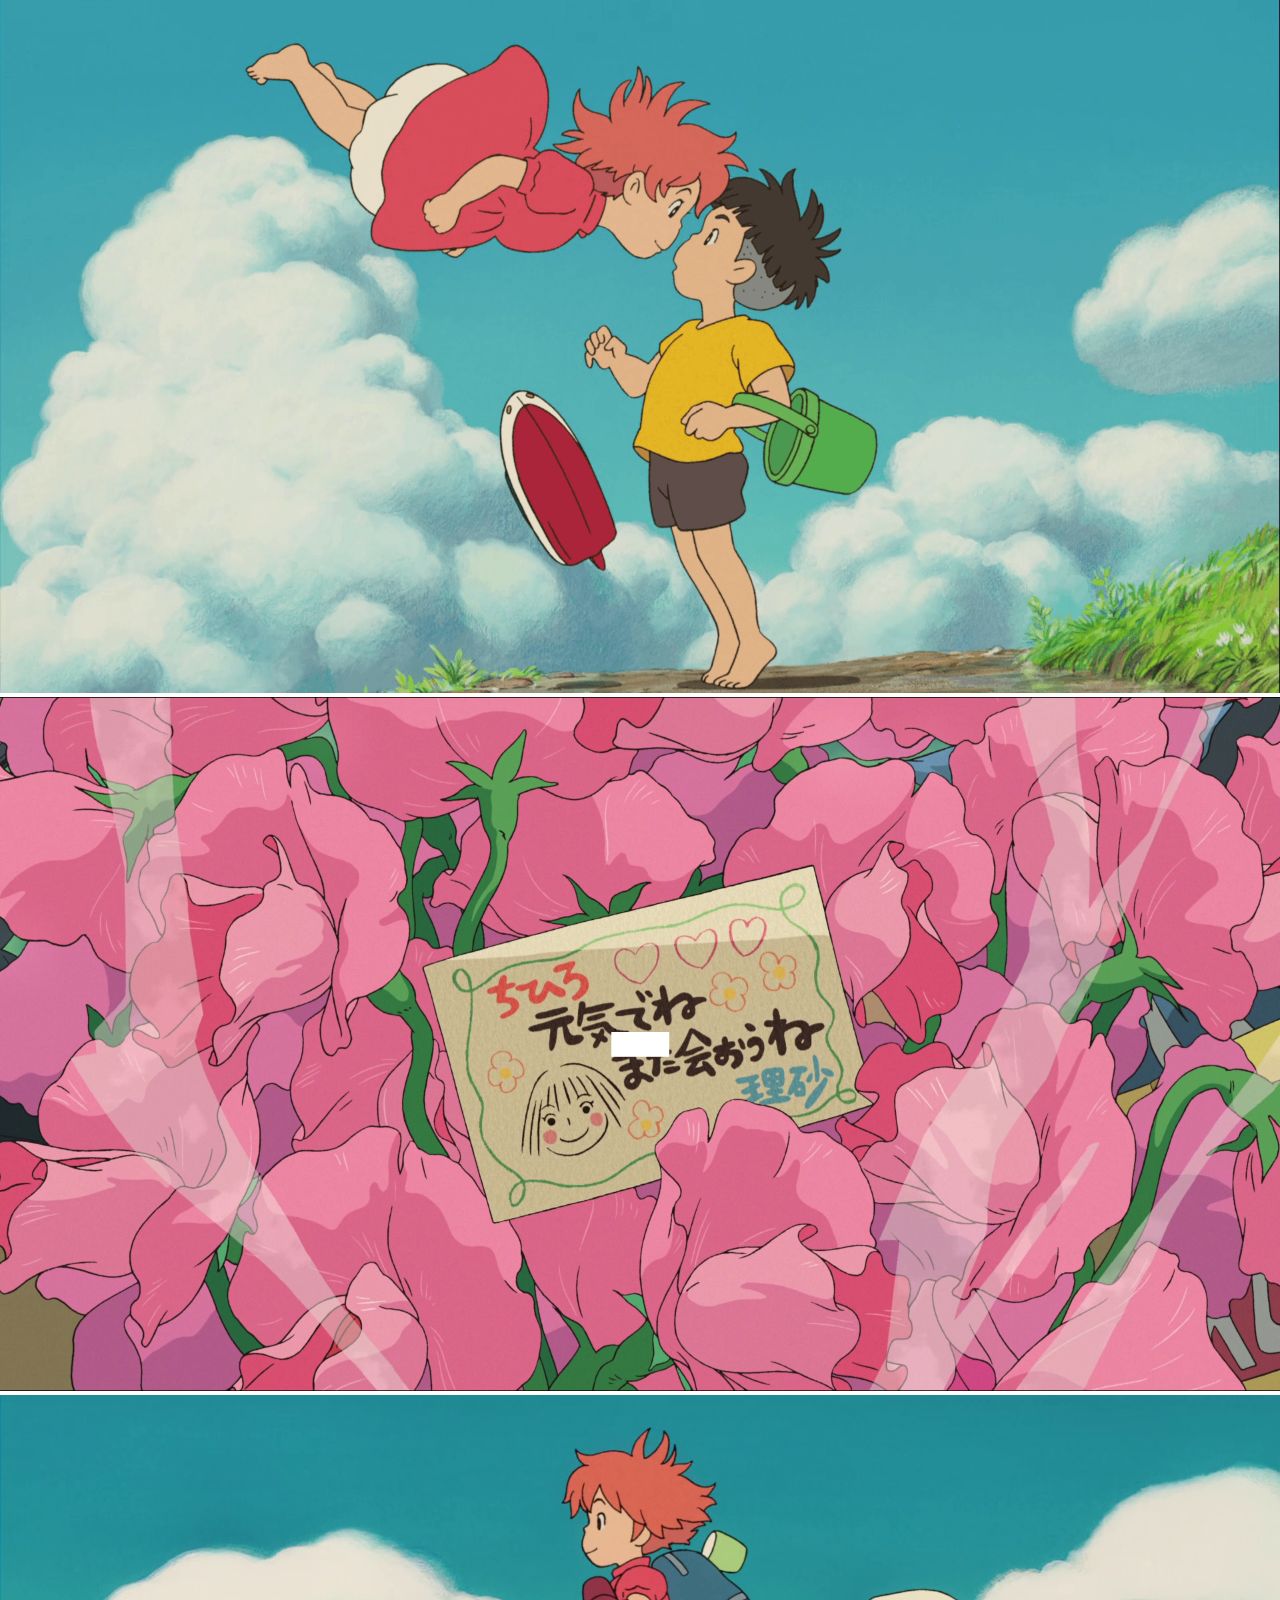
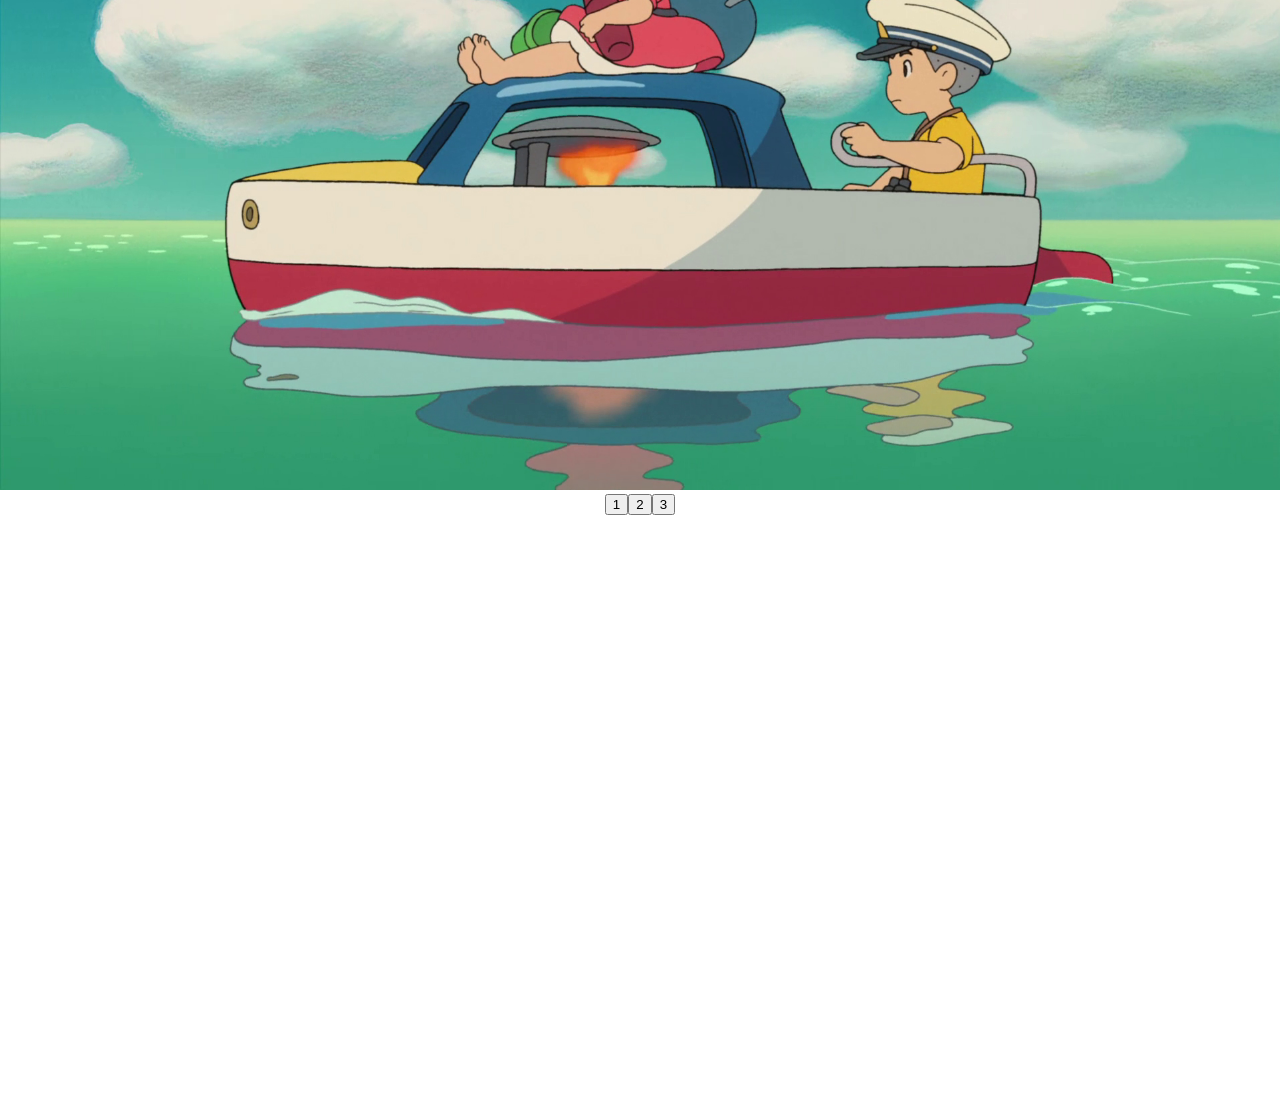
<file: practice/index.html>
<!DOCTYPE html>
<html lang="en">
<head>
  <meta charset="UTF-8">
  <meta http-equiv="X-UA-Compatible" content="IE=edge">
  <meta name="viewport" content="width=device-width, initial-scale=1.0">
  <link rel="stylesheet" href="main.css">
  <script src="main.js"></script>
  <title>Document</title>

</head>
<body>
    <div class="container">
      <div style="overflow: hidden;">
          <!-- 첫번째화면 -->
          <div class="inner">
            <img src="img/배경화면.png" alt="">
          </div>
    
          <!-- 두번째화면 -->
          <div class="inner">
            <img src="img/배경화면2.jpg" alt="">
          </div>
    
          <!-- 세번째화면 -->
          <div class="inner">
            <img src="img/배경화면3.jpg" alt="">
          </div>
          <div class="toggle">
            <button class="btn1">1</button>
            <button class="btn2">2</button>
            <button class="btn3">3</button>
          </div>
        </div>
      </div>

      <script>
        document.querySelector('.btn2').addEventListener('click', function(){
      document.querySelector('.container').style.transform = 'translateY(-100vw)';
      })
      document.querySelector('.btn3').addEventListener('click', function(){
      document.querySelector('.container').style.transform = 'translateY(-200vw)';
       })
       document.querySelector('.btn1').addEventListener('click', function(){
      document.querySelector('.container').style.transform = 'translateY(0vw)';
       })
      </script>


</body>
</html>
</file>
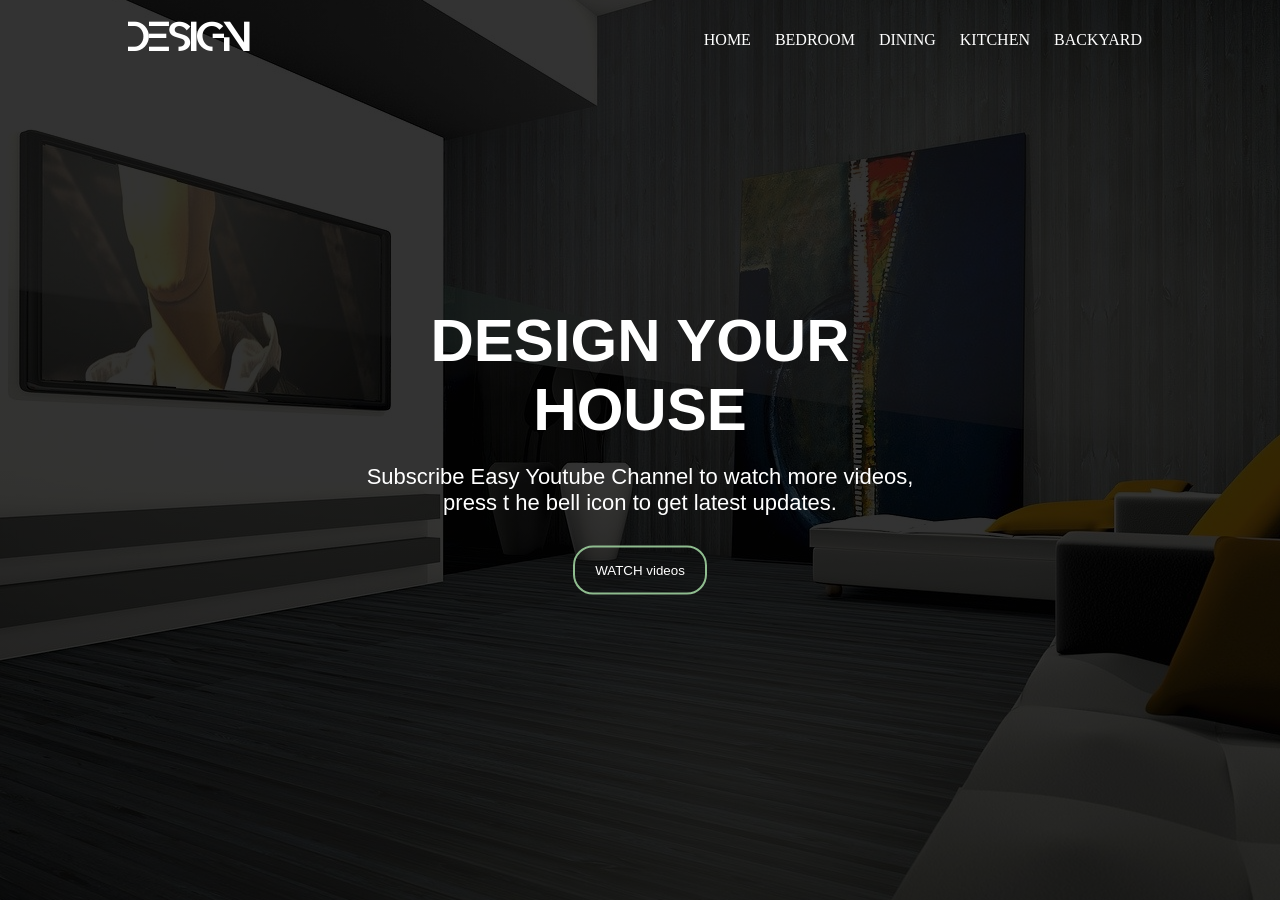
<file: sucoding_design_house/html/index.html>
<!DOCTYPE html>
<html lang="en">
<head>
    <meta charset="UTF-8">
    <meta http-equiv="X-UA-Compatible" content="IE=edge">
    <meta name="viewport" content="width=device-width, initial-scale=1.0">
    <title>Document</title>
    <link rel="stylesheet" href="../style.css">
</head>
<body>
    <div class="container">
        <div class="header">
            <h1><a href="#">DESIGN</a></h1>
            <div class="nav">
                <ul>
                    <li><a href="#">HOME</a></li>
                    <li><a href="#">BEDROOM</a></li>
                    <li><a href="#">DINING</a></li>
                    <li><a href="#">KITCHEN</a></li>
                    <li><a href="#">BACKYARD</a></li>
                </ul>
            </div>
        </div>
        
        <div class="hero">
            <h2>DESIGN YOUR HOUSE</h2>
            <p>Subscribe Easy Youtube Channel to watch more videos,
                <br>
                press t he bell icon to get latest updates.</p>
            <button>WATCH videos</button>
        </div>
    </div>
</body>
</html>
</file>
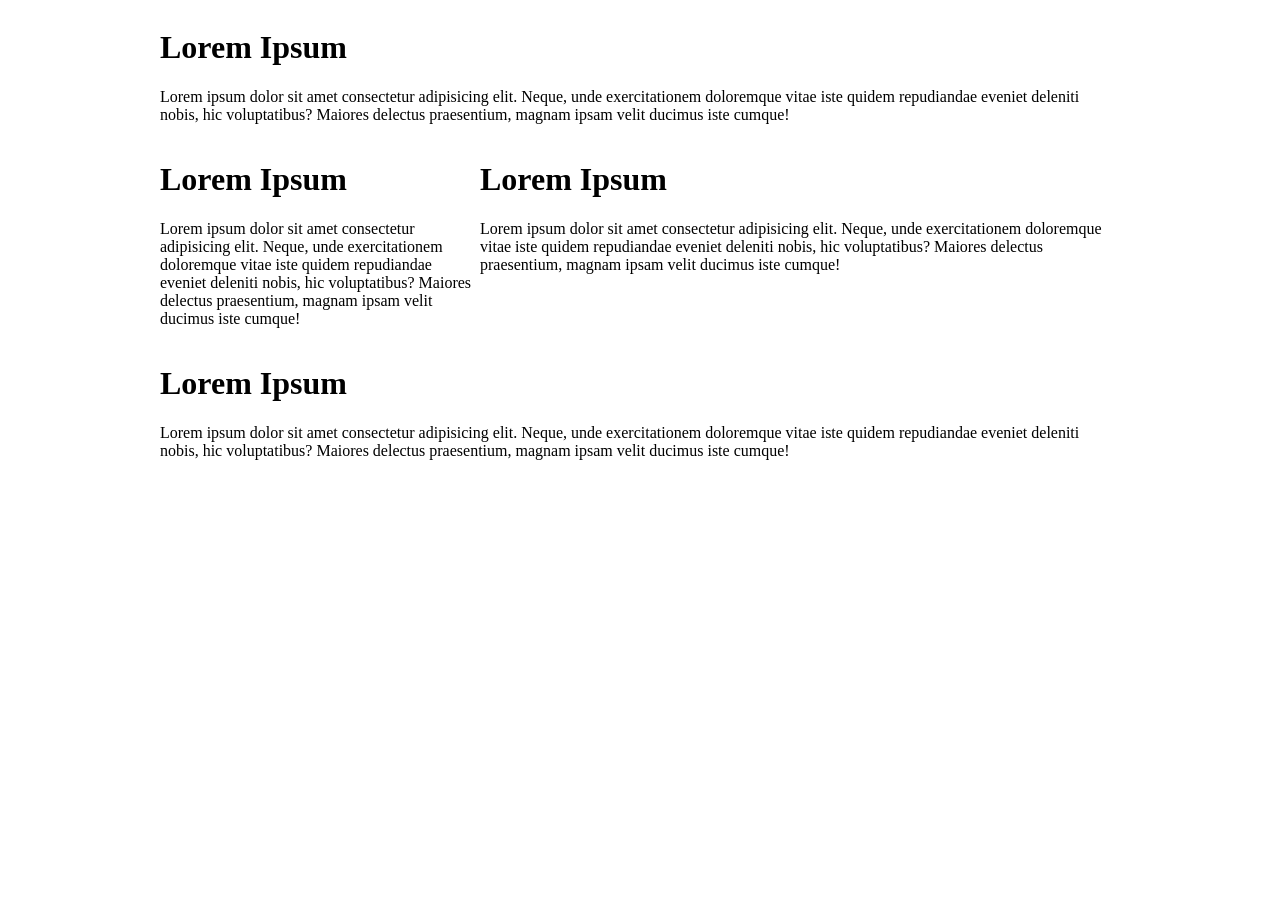
<file: 그리드.html>
<!DOCTYPE html>
<html lang="en">
    <style>
        .container{ margin: 0 auto; width: 960px;}
        .row{ overflow: hidden;}
        .span{ float: left;}
        .span-1 { width:  80px;}
        .span-2 { width: 160px;}
        .span-3 { width: 240px;}
        .span-4 { width: 320px;}
        .span-5 { width: 400px;}
        .span-6 { width: 480px;}
        .span-7 { width: 560px;}
        .span-8 { width: 640px;}
        .span-9 { width: 720px;}
        .span-10{ width: 800px;}
        .span-11{ width: 880px;}
        .span-12{ width: 960px;}  
        
    </style>
    <!-- 12 : 1,2,3,4,6,12을 많이 사용한다 -->
<head>
    <meta charset="UTF-8">
    <meta http-equiv="X-UA-Compatible" content="IE=edge">
    <meta name="viewport" content="width=device-width, initial-scale=1.0">
    <title>Document</title>
    
</head>
<body>
    <div class="container">
        <div class="row">
            <div class="span span-12">
                <h1>Lorem Ipsum</h1>
                <p>Lorem ipsum dolor sit amet consectetur adipisicing elit. Neque, unde exercitationem doloremque vitae iste quidem repudiandae eveniet deleniti nobis, hic voluptatibus? Maiores delectus praesentium, magnam ipsam velit ducimus iste cumque!</p>
            </div>
        </div>

        <div class="row">
            <div class="span span-4">
                <h1>Lorem Ipsum</h1>
                <p>Lorem ipsum dolor sit amet consectetur adipisicing elit. Neque, unde exercitationem doloremque vitae iste quidem repudiandae eveniet deleniti nobis, hic voluptatibus? Maiores delectus praesentium, magnam ipsam velit ducimus iste cumque!</p>
            </div>
            <div class="span span-8">
                <h1>Lorem Ipsum</h1>
                <p>Lorem ipsum dolor sit amet consectetur adipisicing elit. Neque, unde exercitationem doloremque vitae iste quidem repudiandae eveniet deleniti nobis, hic voluptatibus? Maiores delectus praesentium, magnam ipsam velit ducimus iste cumque!</p>
            </div>
        </div>

        <div class="row">
            <div class="span span-12">
                <h1>Lorem Ipsum</h1>
                <p>Lorem ipsum dolor sit amet consectetur adipisicing elit. Neque, unde exercitationem doloremque vitae iste quidem repudiandae eveniet deleniti nobis, hic voluptatibus? Maiores delectus praesentium, magnam ipsam velit ducimus iste cumque!</p>
            </div>
        </div>
    </div>
</body>
</html>
</file>
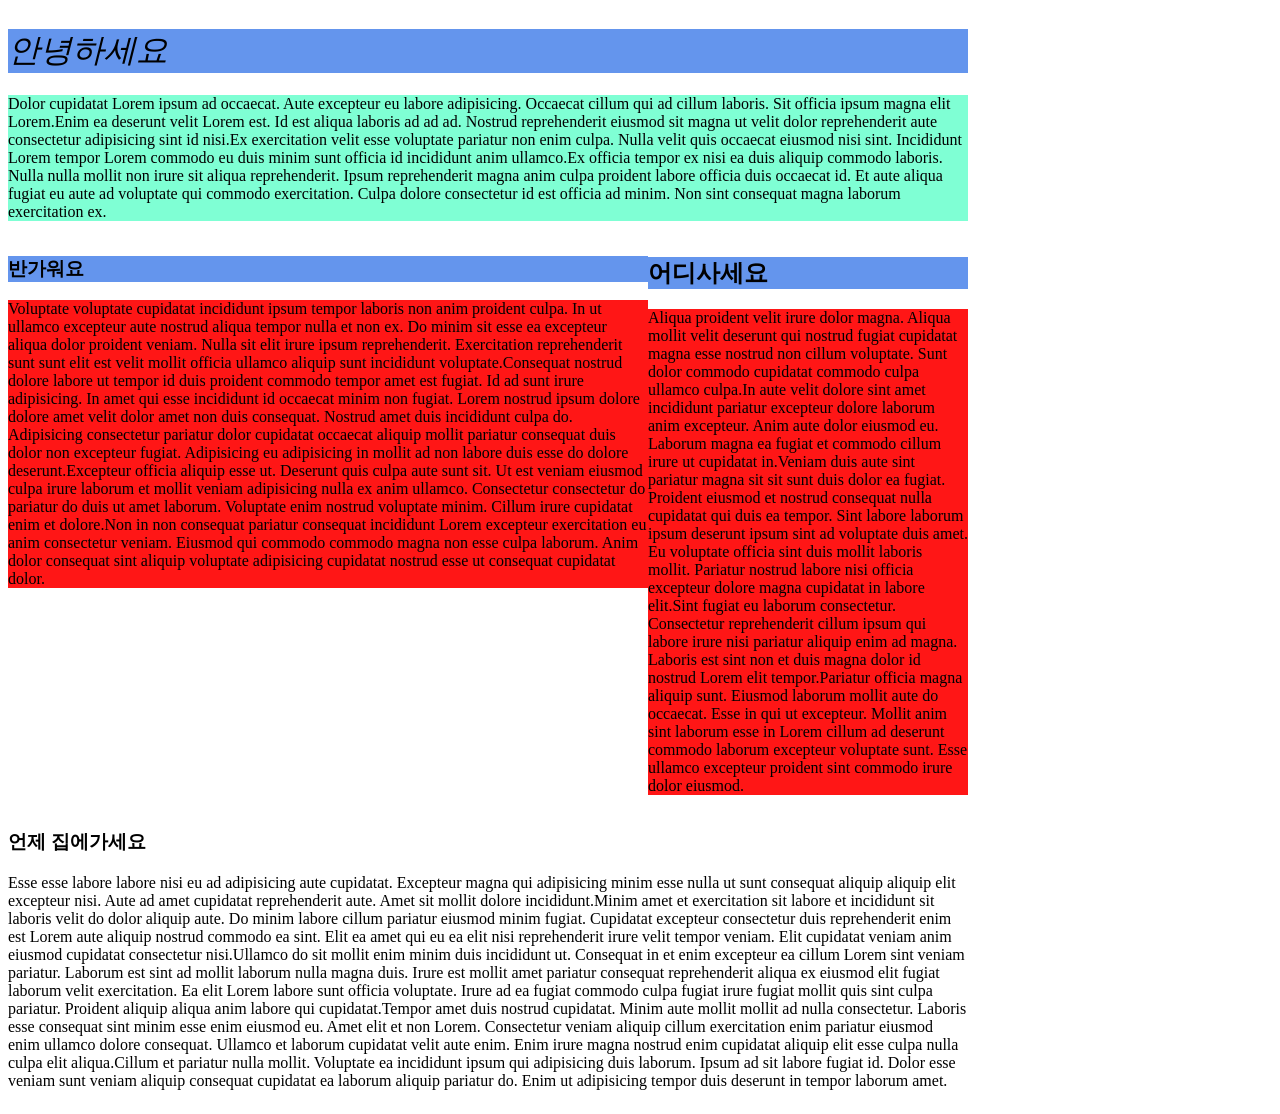
<file: 그리드Ex1.html>
<!DOCTYPE html>
<html lang="en">
<head>
    <meta charset="UTF-8">
    <meta http-equiv="X-UA-Compatible" content="IE=edge">
    <meta name="viewport" content="width=device-width, initial-scale=1.0">
    <title>그리드 예제</title>
</head>
    <style>
        /* 데스크탑 기분 1440px */
        .container{ margin: 0 auto; width: 1440px;}
        .row {overflow: hidden;}        
        .span { float: left;}
        .span-1 { width:  80px;}
        .span-2 { width: 160px;}
        .span-3 { width: 240px;}
        .span-4 { width: 320px;}
        .span-5 { width: 400px;}
        .span-6 { width: 480px;}
        .span-7 { width: 560px;}
        .span-8 { width: 640px;}
        .span-9 { width: 720px;}
        .span-10{ width: 800px;}
        .span-11{ width: 880px;}
        .span-12{ width: 960px;}  

    </style>

<body>

    <div class="container">

        <div class="row">
            <div class="span span-12">
                <head>
                    <h1 class="headerTitle">안녕하세요</h1>
                    <p class="headerCtnt">Dolor cupidatat Lorem ipsum ad occaecat. Aute excepteur eu labore adipisicing. Occaecat cillum qui ad cillum laboris. Sit officia ipsum magna elit Lorem.Enim ea deserunt velit Lorem est. Id est aliqua laboris ad ad ad. Nostrud reprehenderit eiusmod sit magna ut velit dolor reprehenderit aute consectetur adipisicing sint id nisi.Ex exercitation velit esse voluptate pariatur non enim culpa. Nulla velit quis occaecat eiusmod nisi sint. Incididunt Lorem tempor Lorem commodo eu duis minim sunt officia id incididunt anim ullamco.Ex officia tempor ex nisi ea duis aliquip commodo laboris. Nulla nulla mollit non irure sit aliqua reprehenderit. Ipsum reprehenderit magna anim culpa proident labore officia duis occaecat id. Et aute aliqua fugiat eu aute ad voluptate qui commodo exercitation. Culpa dolore consectetur id est officia ad minim. Non sint consequat magna laborum exercitation ex.</p>
                </head>
            </div>
        </div>

        <div class="row">
            <div class="span span-8">
                <h3 class="section title">반가워요</h3>
                <p class="section ctnt">Voluptate voluptate cupidatat incididunt ipsum tempor laboris non anim proident culpa. In ut ullamco excepteur aute nostrud aliqua tempor nulla et non ex. Do minim sit esse ea excepteur aliqua dolor proident veniam. Nulla sit elit irure ipsum reprehenderit. Exercitation reprehenderit sunt sunt elit est velit mollit officia ullamco aliquip sunt incididunt voluptate.Consequat nostrud dolore labore ut tempor id duis proident commodo tempor amet est fugiat. Id ad sunt irure adipisicing. In amet qui esse incididunt id occaecat minim non fugiat. Lorem nostrud ipsum dolore dolore amet velit dolor amet non duis consequat. Nostrud amet duis incididunt culpa do. Adipisicing consectetur pariatur dolor cupidatat occaecat aliquip mollit pariatur consequat duis dolor non excepteur fugiat. Adipisicing eu adipisicing in mollit ad non labore duis esse do dolore deserunt.Excepteur officia aliquip esse ut. Deserunt quis culpa aute sunt sit. Ut est veniam eiusmod culpa irure laborum et mollit veniam adipisicing nulla ex anim ullamco. Consectetur consectetur do pariatur do duis ut amet laborum. Voluptate enim nostrud voluptate minim. Cillum irure cupidatat enim et dolore.Non in non consequat pariatur consequat incididunt Lorem excepteur exercitation eu anim consectetur veniam. Eiusmod qui commodo commodo magna non esse culpa laborum. Anim dolor consequat sint aliquip voluptate adipisicing cupidatat nostrud esse ut consequat cupidatat dolor.</p>
            </div>
            <div class="span span-4">
                <h2 class="section title">어디사세요</h2>
                <p class="section ctnt">Aliqua proident velit irure dolor magna. Aliqua mollit velit deserunt qui nostrud fugiat cupidatat magna esse nostrud non cillum voluptate. Sunt dolor commodo cupidatat commodo culpa ullamco culpa.In aute velit dolore sint amet incididunt pariatur excepteur dolore laborum anim excepteur. Anim aute dolor eiusmod eu. Laborum magna ea fugiat et commodo cillum irure ut cupidatat in.Veniam duis aute sint pariatur magna sit sit sunt duis dolor ea fugiat. Proident eiusmod et nostrud consequat nulla cupidatat qui duis ea tempor. Sint labore laborum ipsum deserunt ipsum sint ad voluptate duis amet. Eu voluptate officia sint duis mollit laboris mollit. Pariatur nostrud labore nisi officia excepteur dolore magna cupidatat in labore elit.Sint fugiat eu laborum consectetur. Consectetur reprehenderit cillum ipsum qui labore irure nisi pariatur aliquip enim ad magna. Laboris est sint non et duis magna dolor id nostrud Lorem elit tempor.Pariatur officia magna aliquip sunt. Eiusmod laborum mollit aute do occaecat. Esse in qui ut excepteur. Mollit anim sint laborum esse in Lorem cillum ad deserunt commodo laborum excepteur voluptate sunt. Esse ullamco excepteur proident sint commodo irure dolor eiusmod.</p>
            </div>
        </div>

        <div class="row">
            <div class="span span-12">
                <h3>언제 집에가세요</h3>
                <p>Esse esse labore labore nisi eu ad adipisicing aute cupidatat. Excepteur magna qui adipisicing minim esse nulla ut sunt consequat aliquip aliquip elit excepteur nisi. Aute ad amet cupidatat reprehenderit aute. Amet sit mollit dolore incididunt.Minim amet et exercitation sit labore et incididunt sit laboris velit do dolor aliquip aute. Do minim labore cillum pariatur eiusmod minim fugiat. Cupidatat excepteur consectetur duis reprehenderit enim est Lorem aute aliquip nostrud commodo ea sint. Elit ea amet qui eu ea elit nisi reprehenderit irure velit tempor veniam. Elit cupidatat veniam anim eiusmod cupidatat consectetur nisi.Ullamco do sit mollit enim minim duis incididunt ut. Consequat in et enim excepteur ea cillum Lorem sint veniam pariatur. Laborum est sint ad mollit laborum nulla magna duis. Irure est mollit amet pariatur consequat reprehenderit aliqua ex eiusmod elit fugiat laborum velit exercitation. Ea elit Lorem labore sunt officia voluptate. Irure ad ea fugiat commodo culpa fugiat irure fugiat mollit quis sint culpa pariatur. Proident aliquip aliqua anim labore qui cupidatat.Tempor amet duis nostrud cupidatat. Minim aute mollit mollit ad nulla consectetur. Laboris esse consequat sint minim esse enim eiusmod eu. Amet elit et non Lorem. Consectetur veniam aliquip cillum exercitation enim pariatur eiusmod enim ullamco dolore consequat. Ullamco et laborum cupidatat velit aute enim. Enim irure magna nostrud enim cupidatat aliquip elit esse culpa nulla culpa elit aliqua.Cillum et pariatur nulla mollit. Voluptate ea incididunt ipsum qui adipisicing duis laborum. Ipsum ad sit labore fugiat id. Dolor esse veniam sunt veniam aliquip consequat cupidatat ea laborum aliquip pariatur do. Enim ut adipisicing tempor duis deserunt in tempor laborum amet.</p>
            </div>
        </div>
    </div>




</body>
</html>

<style>

    .section.ctnt{
        background-color: rgb(255, 22, 22);
    }

    div{box-sizing: content-box;}
    .headerTitle{
        background-color: cornflowerblue;
        font-weight: 300;
        font-style: italic;
    }
    .headerCtnt{
        background-color: aquamarine;     

    }
    
    .section.title{
        background-color: cornflowerblue;
    }




</style>
</file>
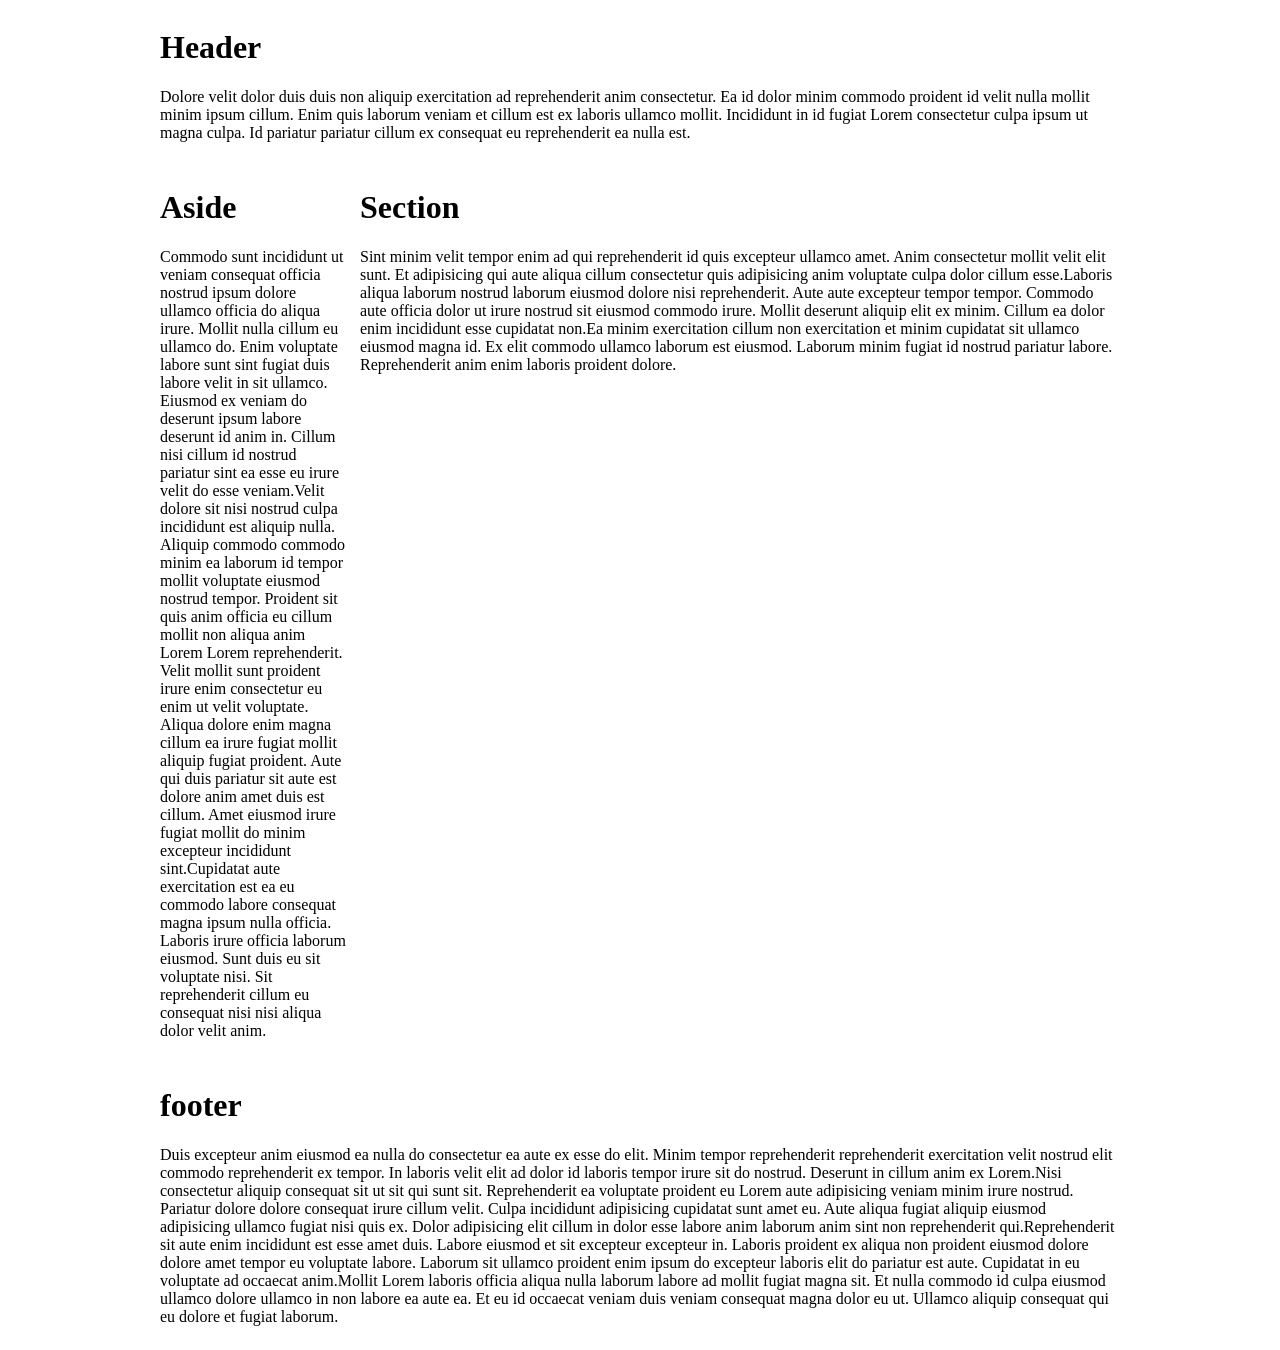
<file: 그리드Ex3.html>
<!DOCTYPE html>
<html lang="en">
<head>
    <meta charset="UTF-8">
    <meta http-equiv="X-UA-Compatible" content="IE=edge">
    <meta name="viewport" content="width=device-width, initial-scale=1.0">
    <title>Document</title>
    <style>

        .container{
            width: 960px;
            margin: 0 auto;
            /*display: grid;로 잡으면 컨테이너 밑이 전부 그리드로 변환됨*/
            display: grid;
            /*부모한테 값을 넣어서 적용한다 */
            grid-template-columns: 2fr 8fr;
            grid-gap: 10px;
        }
        .header{
            grid-row: 1/2;
            grid-column: 1/3;
        }    
        .aside{}
        .section{}
        .footer{
            grid-row: 3/4;
            grid-column: 1/3;
        }

    </style>


</head>

<body>
    <div class="container">
        <div class="header">
            <h1>Header</h1>
            <p>Dolore velit dolor duis duis non aliquip exercitation ad reprehenderit anim consectetur. Ea id dolor minim commodo proident id velit nulla mollit minim ipsum cillum. Enim quis laborum veniam et cillum est ex laboris ullamco mollit. Incididunt in id fugiat Lorem consectetur culpa ipsum ut magna culpa. Id pariatur pariatur cillum ex consequat eu reprehenderit ea nulla est.</p>
        </div>

        <div class="aside">
            <h1>Aside</h1>
            <p>Commodo sunt incididunt ut veniam consequat officia nostrud ipsum dolore ullamco officia do aliqua irure. Mollit nulla cillum eu ullamco do. Enim voluptate labore sunt sint fugiat duis labore velit in sit ullamco. Eiusmod ex veniam do deserunt ipsum labore deserunt id anim in. Cillum nisi cillum id nostrud pariatur sint ea esse eu irure velit do esse veniam.Velit dolore sit nisi nostrud culpa incididunt est aliquip nulla. Aliquip commodo commodo minim ea laborum id tempor mollit voluptate eiusmod nostrud tempor. Proident sit quis anim officia eu cillum mollit non aliqua anim Lorem Lorem reprehenderit. Velit mollit sunt proident irure enim consectetur eu enim ut velit voluptate. Aliqua dolore enim magna cillum ea irure fugiat mollit aliquip fugiat proident. Aute qui duis pariatur sit aute est dolore anim amet duis est cillum. Amet eiusmod irure fugiat mollit do minim excepteur incididunt sint.Cupidatat aute exercitation est ea eu commodo labore consequat magna ipsum nulla officia. Laboris irure officia laborum eiusmod. Sunt duis eu sit voluptate nisi. Sit reprehenderit cillum eu consequat nisi nisi aliqua dolor velit anim.</p>
        </div>
        <div class="section">
            <h1>Section</h1>
            <p>Sint minim velit tempor enim ad qui reprehenderit id quis excepteur ullamco amet. Anim consectetur mollit velit elit sunt. Et adipisicing qui aute aliqua cillum consectetur quis adipisicing anim voluptate culpa dolor cillum esse.Laboris aliqua laborum nostrud laborum eiusmod dolore nisi reprehenderit. Aute aute excepteur tempor tempor. Commodo aute officia dolor ut irure nostrud sit eiusmod commodo irure. Mollit deserunt aliquip elit ex minim. Cillum ea dolor enim incididunt esse cupidatat non.Ea minim exercitation cillum non exercitation et minim cupidatat sit ullamco eiusmod magna id. Ex elit commodo ullamco laborum est eiusmod. Laborum minim fugiat id nostrud pariatur labore. Reprehenderit anim enim laboris proident dolore.</p>
        </div>
        <div class="footer">
            <h1>footer</h1>
            <p>Duis excepteur anim eiusmod ea nulla do consectetur ea aute ex esse do elit. Minim tempor reprehenderit reprehenderit exercitation velit nostrud elit commodo reprehenderit ex tempor. In laboris velit elit ad dolor id laboris tempor irure sit do nostrud. Deserunt in cillum anim ex Lorem.Nisi consectetur aliquip consequat sit ut sit qui sunt sit. Reprehenderit ea voluptate proident eu Lorem aute adipisicing veniam minim irure nostrud. Pariatur dolore dolore consequat irure cillum velit. Culpa incididunt adipisicing cupidatat sunt amet eu. Aute aliqua fugiat aliquip eiusmod adipisicing ullamco fugiat nisi quis ex. Dolor adipisicing elit cillum in dolor esse labore anim laborum anim sint non reprehenderit qui.Reprehenderit sit aute enim incididunt est esse amet duis. Labore eiusmod et sit excepteur excepteur in. Laboris proident ex aliqua non proident eiusmod dolore dolore amet tempor eu voluptate labore. Laborum sit ullamco proident enim ipsum do excepteur laboris elit do pariatur est aute. Cupidatat in eu voluptate ad occaecat anim.Mollit Lorem laboris officia aliqua nulla laborum labore ad mollit fugiat magna sit. Et nulla commodo id culpa eiusmod ullamco dolore ullamco in non labore ea aute ea. Et eu id occaecat veniam duis veniam consequat magna dolor eu ut. Ullamco aliquip consequat qui eu dolore et fugiat laborum.

            </p>
        </div>
    </div>
</body>
</html>
</file>
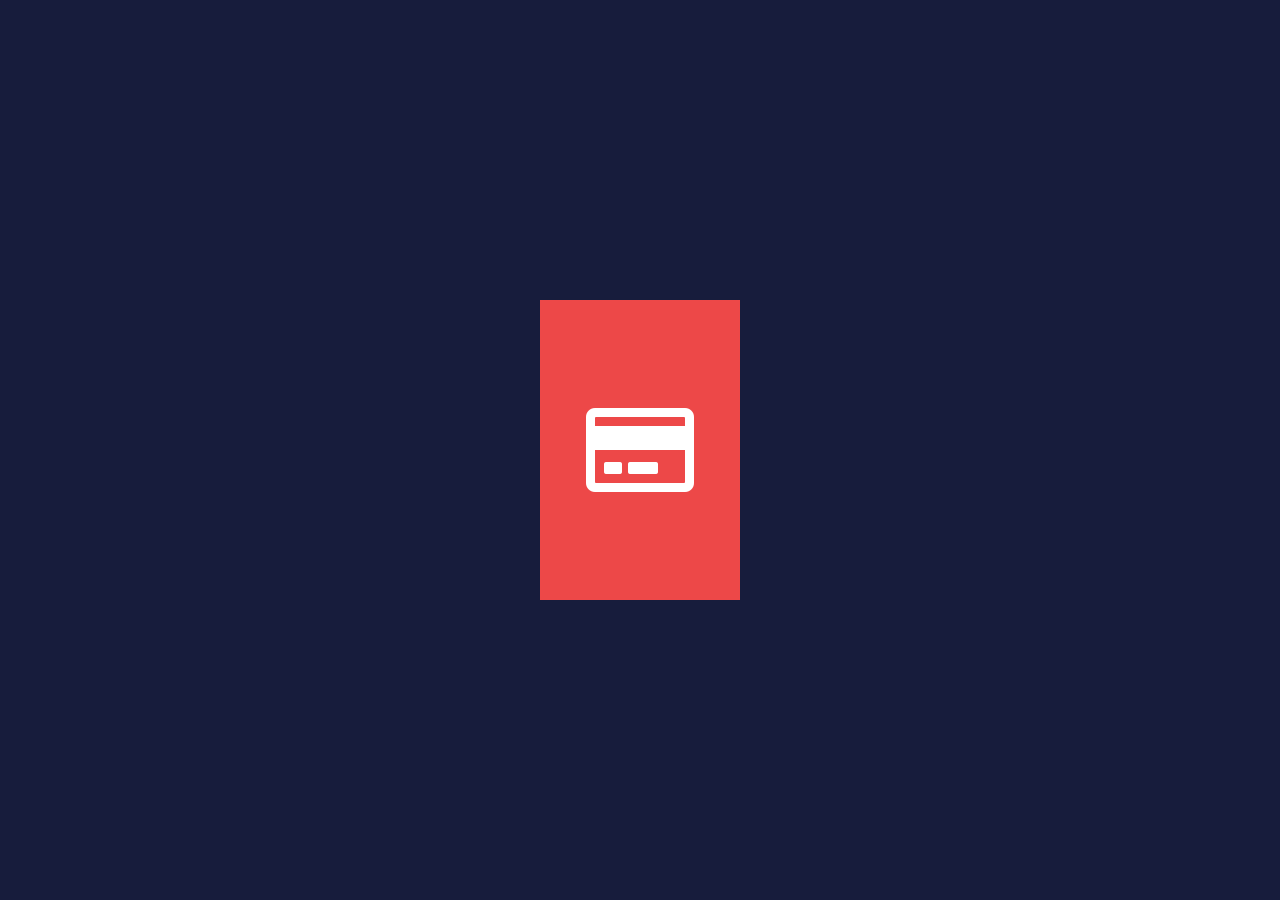
<file: card_UI/Card.html>
<!DOCTYPE html>
<html lang="en">
<head>
    <meta charset="UTF-8">
    <meta http-equiv="X-UA-Compatible" content="IE=edge">
    <meta name="viewport" content="width=device-width, initial-scale=1.0">
    <title>Document</title>
    <link rel="stylesheet" href="./Card.css">
    <link rel="stylesheet" href="https://cdnjs.cloudflare.com/ajax/libs/font-awesome/5.15.3/css/all.min.css" integrity="sha512-iBBXm8fW90+nuLcSKlbmrPcLa0OT92xO1BIsZ+ywDWZCvqsWgccV3gFoRBv0z+8dLJgyAHIhR35VZc2oM/gI1w==" crossorigin="anonymous" referrerpolicy="no-referrer" />

</head>
<body>

    <div class="card">
        <i class="fas fa-credit-card fa-6x"></i>
        <i class="far fa-credit-card fa-6x"></i>
    </div>
</body>
</html>
</file>
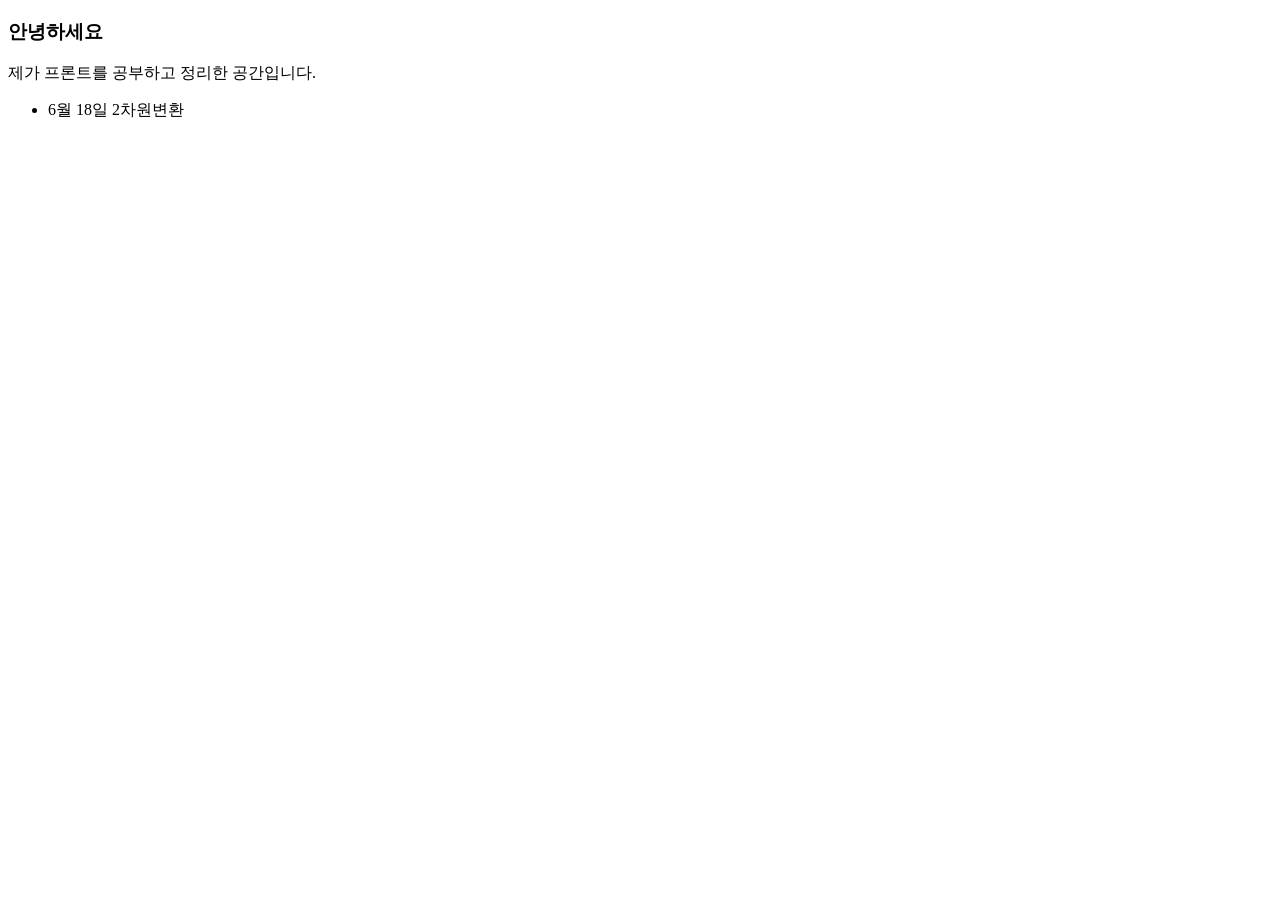
<file: level1/test1.html>
<!DOCTYPE html>
<html lang="en">
<head>
    <meta charset="UTF-8">
    <meta http-equiv="X-UA-Compatible" content="IE=edge">
    <meta name="viewport" content="width=device-width, initial-scale=1.0">
    <title>Document</title>
</head>
<body>
    
    <div>
        <h3>안녕하세요</h3>
        <p>제가 프론트를 공부하고 정리한 공간입니다.</p>
    </div>

    <div>
        <ul>
            <li>6월 18일 2차원변환</li>
        </ul>
    </div>


</body>
</html>
</file>
<file: practice/main.css>
body, html{
  margin: 0;
}
.container{

  /* 컨테이너 가로 세배 */
  width: 100vw; 

  /* 세로컨테이너 한배 */
  height: 300vh;
  overflow: hidden;
  transition: transform 0.5s;
}

.inner{
  width: 100vw;
  background-position: center;
  
}
.inner img{
  width: 100%;
}

.toggle{
  display: flex;
  justify-content: center;
}
</file>
<file: sucoding_design_house/style.css>
/*기본 초기화*/
@font-face {
    font-family: abster;
    src: url(./font/abster-webfont.woff) format('woff');
}
*{
    margin: 0;
    padding: 0;
    box-sizing: border-box;
}
/* 전체를 컨테이너로 잡는거 */

.container{
    width: 100%;
    /* 헤이트는 100%라고 하면 높이를 가질 수 없다. */
    height: 100vh;
    /* 이미지 백그라운드에 마스크레이어한거같은 모습 */
    background-image: linear-gradient(rgba(0,0,0,0.8),rgba(0,0,0,0.8)), url(images/room.jpg);
    background-position: center;
}
.container .header{
    width: 80%;
    height: 80px;
    /* 수평중앙에 오게하기위해서 margin 0 auto */
    margin: 0 auto;
    display: flex;
    justify-content: space-between;
    /*높이의 80px의 중앙에 배치*/
    align-items: center;
}
.container .header h1 a{
    text-decoration: none;
    color: #fff;
    font-family: abster;   
}
.container .nav ul li{
    /*li태그들을 가로로 정렬하는 팁 */
    display: inline-block;
    margin: 0 10px;
}
.container .nav ul li a {
    text-decoration: none;
    color: #fff;
}

.container .nav ul li a:hover{
    color: #1fdfdf;
}

.container .hero{
    position: absolute;
    /*이동했다가*/
    left: 50%;
    top: 50%;
    /*다시 중앙*/
    transform: translate(-50%, -50%);
    color: #fff;
    text-align: center;
    font-family: Verdana, Geneva, Tahoma, sans-serif;
}
.container .hero h2{
    font-size: 60px;
    margin-bottom: 20px;
}
.container .hero p{
    font-size: 22px;
}
.container .hero button{
    color: white;
    /*백그라운드를 none로 지정을 해야 뒤가 날라감*/
    background: none;
    border: 2px solid darkseagreen;
    padding: 15px 20px;
    border-radius: 20px;
    margin-top: 30px;
    outline: none;
    cursor: pointer;
    /* 천천히 변하는거 */
    transition: all .4s;
}
.container .hero button:hover{
    background-color: darkslategray;
}
</file>
<file: card_UI/Card.css>
*{margin: 0; padding: 0; box-sizing: border-box;}
body{
    background-color: #171c3c;
    width: 100%;
    height: 100vh;
    display: flex;
    justify-content: center;
    align-items: center;
}
.card{ 
    width: 200px;
    height: 300px;
    background-color: #ed4848;
    position: relative;
    cursor: pointer;

    transition: all 0.5s;
    
}
.card i{
    color:white;
    position: absolute;
    left: 50%;
    top: 50%;
    margin-left: -54px;
    margin-top: -48px;
    transition: all 0.5s;
}
.card:hover{
    /* background-color:  rgba(255, 190, 0, 0.7); */
    box-shadow: inset 0 0 0 100px rgba(255, 190, 0, 0.7);

}
.card i:nth-of-type(1){
    /* 크기가 0배로 축소 */
    transform: scale(0);
}
.card:hover i:nth-of-type(1){
    transform: scale(1);
}
.card i:nth-of-type(2){
    /* 크기가 0배로 축소 */
    transform: scale(1);
}
.card:hover i:nth-of-type(2){
    transform: scale(0);
}
</file>
